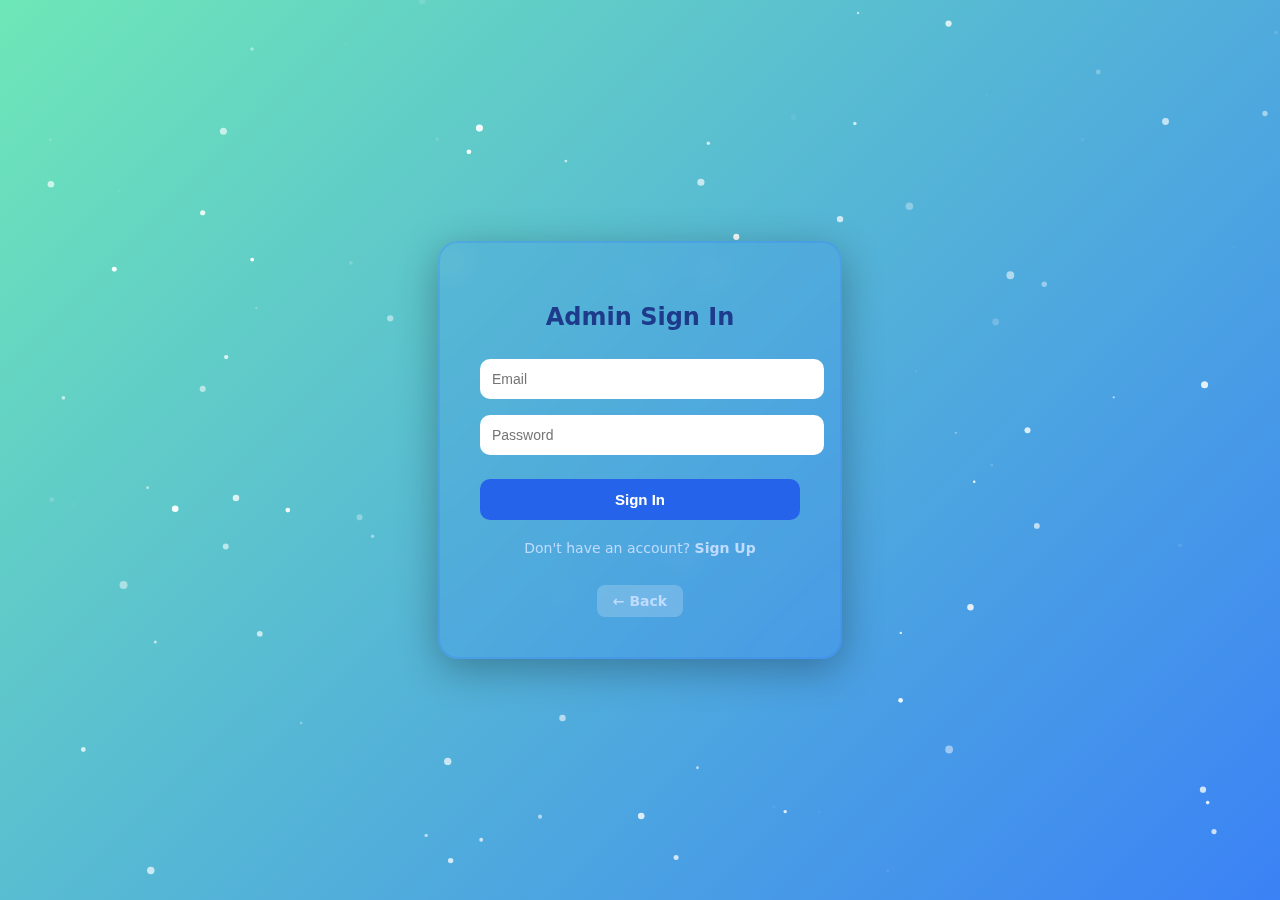
<file: admin-signin.html>
<!DOCTYPE html>
<html lang="en">
<head>
  <meta charset="UTF-8">
  <title>Admin Sign In</title>
  <link rel="stylesheet" href="style.css">
  <style>
    .admin-card {
      background: rgba(59, 130, 246, 0.2); 
      backdrop-filter: blur(12px);
      border: 2px solid rgba(59, 130, 246, 0.3);
    }
    .admin-card h2 {
      color: #1e3a8a; 
    }
    .admin-card p,
    .admin-card a {
      color: #bfdbfe; 
    }
    .admin-card button {
      background: #2563eb;
    }
    .admin-card button:hover {
      background: #1e40af; 
    }
  </style>
</head>
<body>
  <canvas id="bg-canvas"></canvas>
  <div class="auth-card admin-card">
    <h2>Admin Sign In</h2>
    <form id="adminSignInForm">
      <input type="email" id="email" placeholder="Email" required />
      <input type="password" id="password" placeholder="Password" required />
      <button type="submit">Sign In</button>
    </form>
    <p>Don't have an account? <a href="admin-signup.html">Sign Up</a></p>
    <a href="index.html" class="back-btn">← Back</a>
  </div>

  <script>
    const form = document.getElementById("adminSignInForm");
    form.addEventListener("submit", async (e) => {
      e.preventDefault();
      const email = document.getElementById("email").value;
      const password = document.getElementById("password").value;

      const res = await fetch("http://localhost:3000/admin/signin", {
        method: "POST",
        headers: { "Content-Type": "application/json" },
        body: JSON.stringify({ email, password })
      });
      const data = await res.json();
      if(data.token){
        localStorage.setItem("adminToken", data.token);
        alert("Login success");
        window.location.href = "admin-courses.html";
      } else {
        alert(data.message);
      }
    });
  </script>
  <script src="background.js"></script>
</body>
</html>
</file>
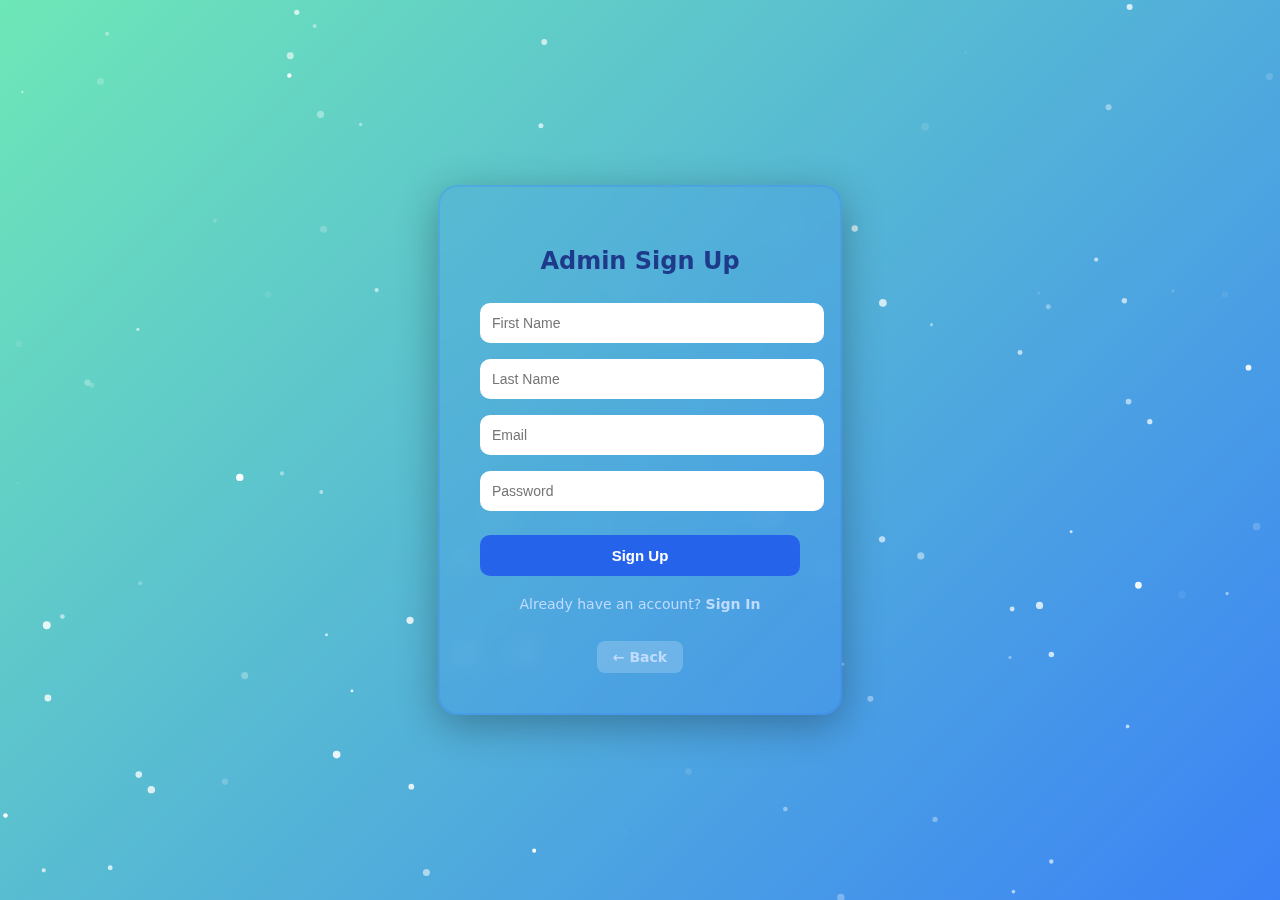
<file: admin-signup.html>
<!DOCTYPE html>
<html lang="en">
<head>
  <meta charset="UTF-8">
  <title>Admin Sign Up</title>
  <link rel="stylesheet" href="style.css">
  <style>
    .admin-card {
      background: rgba(59, 130, 246, 0.2); 
      backdrop-filter: blur(12px);
      border: 2px solid rgba(59, 130, 246, 0.3);
    }
    .admin-card h2 {
      color: #1e3a8a;
    }
    .admin-card p,
    .admin-card a {
      color: #bfdbfe; 
    }
    .admin-card button {
      background: #2563eb;
    }
    .admin-card button:hover {
      background: #1e40af;
    }
  </style>
</head>
<body>
  <canvas id="bg-canvas"></canvas>
  <div class="auth-card admin-card">
    <h2>Admin Sign Up</h2>
    <form id="adminSignupForm">
      <input type="text" id="firstName" placeholder="First Name" required />
      <input type="text" id="lastName" placeholder="Last Name" required />
      <input type="email" id="email" placeholder="Email" required />
      <input type="password" id="password" placeholder="Password" required />
      <button type="submit">Sign Up</button>
    </form>
    <p>Already have an account? <a href="admin-signin.html">Sign In</a></p>
    <a href="index.html" class="back-btn">← Back</a>
  </div>

  <script>
    const form = document.getElementById("adminSignupForm");
    form.addEventListener("submit", async (e) => {
      e.preventDefault();
      const firstName = document.getElementById("firstName").value;
      const lastName = document.getElementById("lastName").value;
      const email = document.getElementById("email").value;
      const password = document.getElementById("password").value;

      const res = await fetch("http://localhost:3000/admin/signup", {
        method: "POST",
        headers: { "Content-Type": "application/json" },
        body: JSON.stringify({ firstName, lastName, email, password })
      });
      const data = await res.json();
      alert(data.message);
      if(data.adminId) window.location.href = "admin-signin.html";
    });
  </script>
  <script src="background.js"></script>
</body>
</html>
</file>
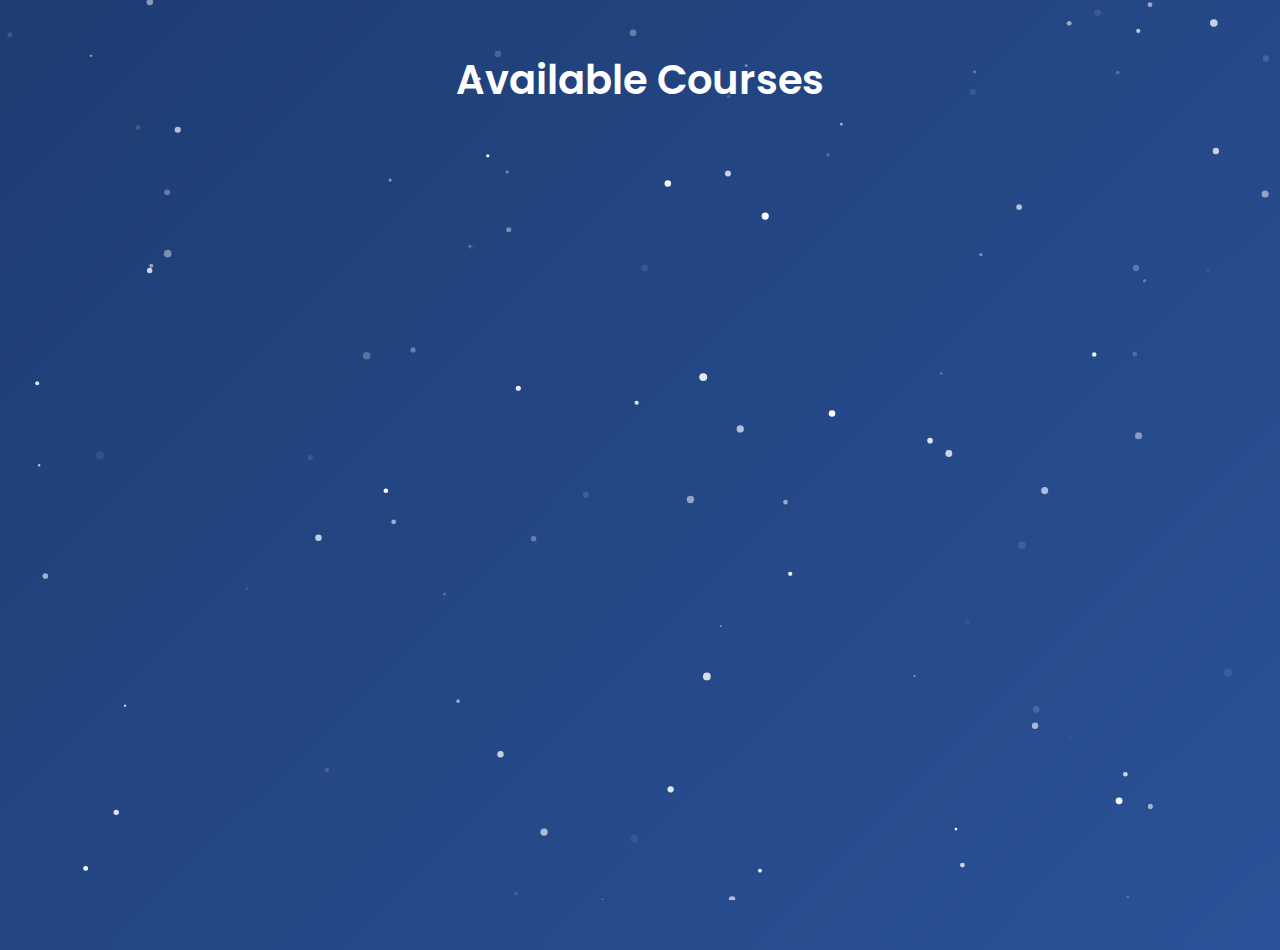
<file: courses.html>
<!DOCTYPE html>
<html lang="en">
<head>
  <meta charset="UTF-8">
  <title>Available Courses - LearnX</title>
  <link href="https://fonts.googleapis.com/css2?family=Poppins:wght@400;500;600&display=swap" rel="stylesheet">
  <style>
    body {
      font-family: 'Poppins', sans-serif;
      margin: 0;
      background: linear-gradient(135deg, #1e3c72, #2a5298);
      color: #fff;
      overflow-x: hidden;
      min-height: 100vh;
    }

    h2 {
      text-align: center;
      margin: 50px 0 30px;
      font-size: 2.5rem;
      font-weight: 600;
    }

    #courseList {
      display: grid;
      grid-template-columns: repeat(auto-fit, minmax(250px, 1fr));
      gap: 25px;
      max-width: 1200px;
      margin: 0 auto 50px;
      padding: 0 20px;
      list-style: none;
    }

    .course-card {
      background: rgba(255, 255, 255, 0.15);
      backdrop-filter: blur(10px);
      border-radius: 16px;
      padding: 25px 20px;
      text-align: center;
      transition: transform 0.3s ease, box-shadow 0.3s ease;
    }

    .course-card:hover {
      transform: translateY(-8px) scale(1.03);
      box-shadow: 0 12px 25px rgba(0,0,0,0.3);
    }

    .course-title {
      font-size: 1.2rem;
      font-weight: 600;
      margin-bottom: 15px;
    }

    .course-price {
      font-size: 1rem;
      margin-bottom: 20px;
      color: #facc15;
    }

    .buy-btn {
      padding: 10px 25px;
      font-size: 1rem;
      font-weight: 600;
      border-radius: 10px;
      background: #10b981;
      color: white;
      border: none;
      cursor: pointer;
      transition: all 0.3s ease;
    }

    .buy-btn:hover {
      background: #059669;
      transform: translateY(-3px);
    }

    canvas#bg-canvas {
      position: fixed;
      top: 0;
      left: 0;
      z-index: 0;
    }
  </style>
</head>
<body>

  <canvas id="bg-canvas"></canvas>

  <h2>Available Courses</h2>
  <ul id="courseList"></ul>

  <script>
    const token = localStorage.getItem("userToken");

    async function loadCourses(){
      try {
        const res = await fetch("http://localhost:3000/course/preview");
        const data = await res.json();
        const list = document.getElementById("courseList");
        list.innerHTML = "";

        data.courses.forEach(c => {
          const li = document.createElement("li");
          li.className = "course-card";
          li.innerHTML = `
            <div class="course-title">${c.title}</div>
            <div class="course-price">$${c.price}</div>
            <button class="buy-btn" onclick="purchaseCourse('${c._id}')">Buy</button>
          `;
          list.appendChild(li);
        });
      } catch (err) {
        console.error(err);
      }
    }

    async function purchaseCourse(courseId){
      if(!token) return alert("Login first!");

      try {
        const res = await fetch("http://localhost:3000/course/purchase", {
          method: "POST",
          headers: { 
            "Content-Type": "application/json",
            "Authorization": "Bearer " + token
          },
          body: JSON.stringify({ courseId })
        });
        const data = await res.json();
        alert(data.message);
        loadCourses(); 
      } catch (err) {
        console.error(err);
        alert("Something went wrong!");
      }
    }

    loadCourses();
    setInterval(loadCourses, 10000);
  </script>

  <script src="background.js"></script>
</body>
</html>
</file>
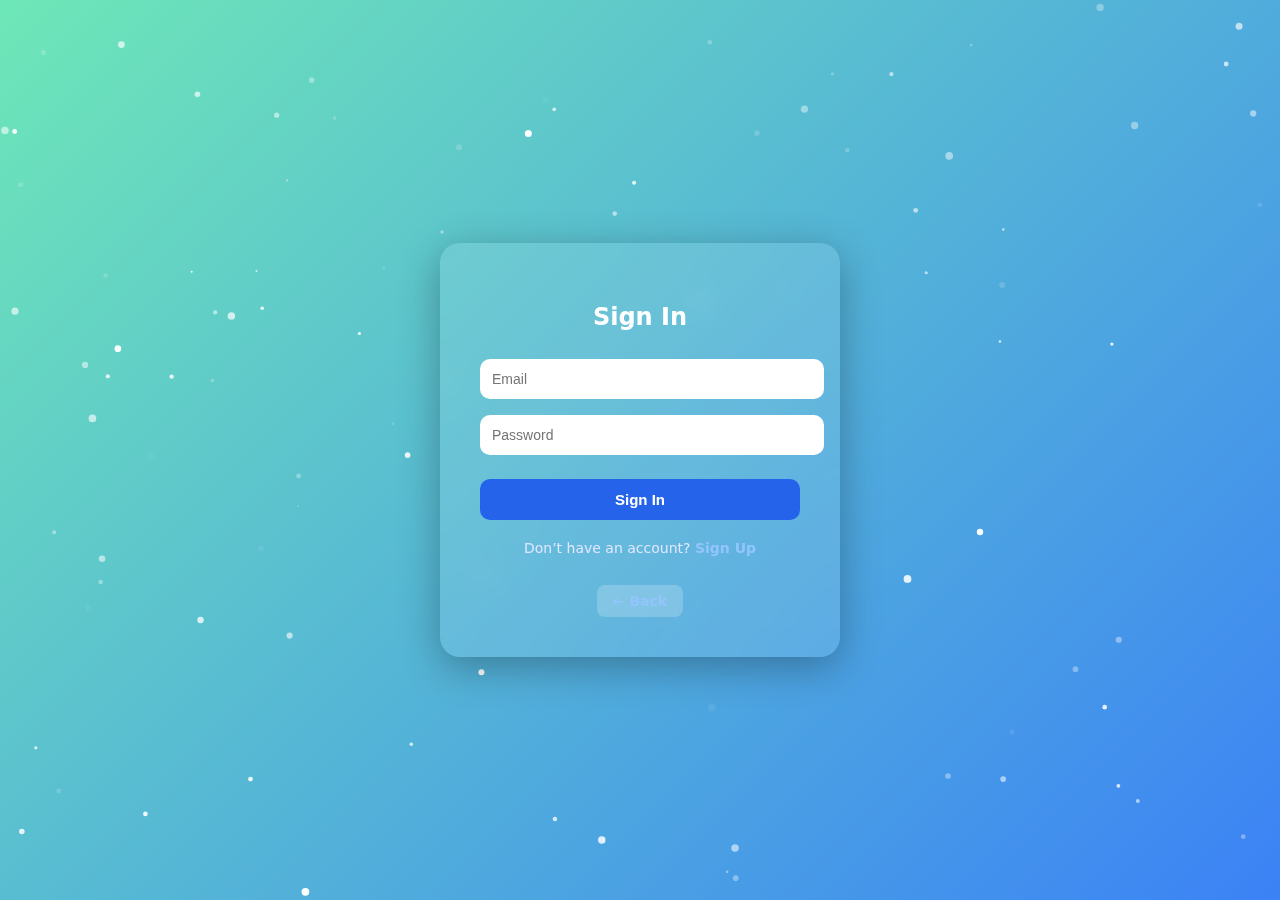
<file: user-signin.html>
<!DOCTYPE html>
<html lang="en">
<head>
  <meta charset="UTF-8">
  <title>User Sign In</title>
  <link rel="stylesheet" href="style.css">
</head>
<body>
  <canvas id="bg-canvas"></canvas>
  <div class="auth-card">
    <h2>Sign In</h2>
    <form id="userSignInForm">
      <input type="email" id="email" placeholder="Email" required />
      <input type="password" id="password" placeholder="Password" required />
      <button type="submit">Sign In</button>
    </form>
    <p>Don’t have an account? <a href="user-signup.html">Sign Up</a></p>
    <a href="index.html" class="back-btn">← Back</a>
  </div>

  <script>
    const form = document.getElementById("userSignInForm");
    form.addEventListener("submit", async (e) => {
      e.preventDefault();
      const email = document.getElementById("email").value;
      const password = document.getElementById("password").value;

      const res = await fetch("http://localhost:3000/user/signin", {
        method: "POST",
        headers: { "Content-Type": "application/json" },
        body: JSON.stringify({ email, password })
      });
      const data = await res.json();
      if(data.token){
        localStorage.setItem("userToken", data.token);
        alert("Login success");
        window.location.href = "courses.html";
      } else {
        alert(data.message);
      }
    });
  </script>
  <script src="background.js"></script>
</body>
</html>
</file>
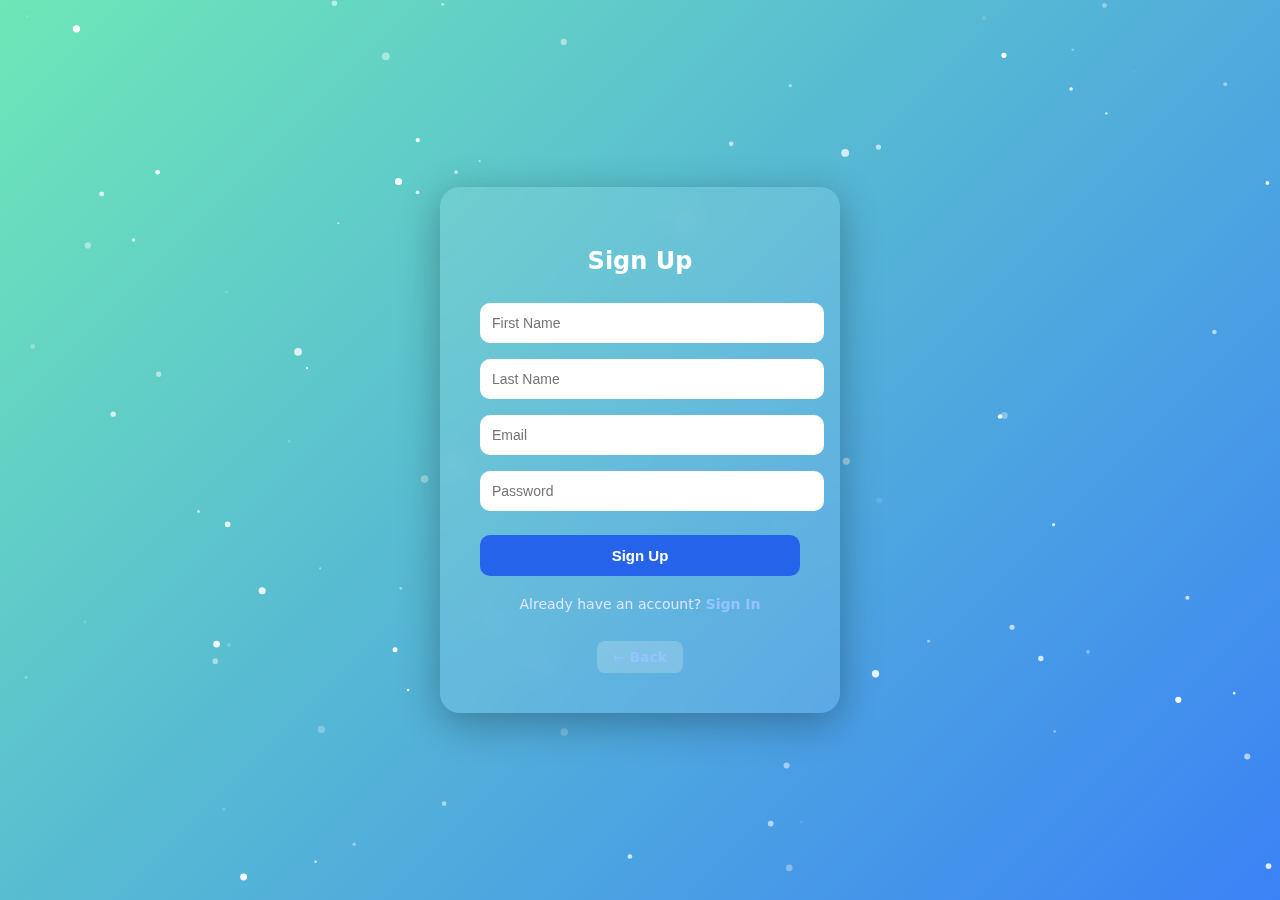
<file: user-signup.html>
<!DOCTYPE html>
<html lang="en">
<head>
  <meta charset="UTF-8">
  <title>User Signup</title>
  <link rel="stylesheet" href="style.css">
</head>
<body>
  <canvas id="bg-canvas"></canvas>
  <div class="auth-card">
    <h2>Sign Up</h2>
    <form id="userSignupForm">
      <input type="text" id="firstName" placeholder="First Name" required />
      <input type="text" id="lastName" placeholder="Last Name" required />
      <input type="email" id="email" placeholder="Email" required />
      <input type="password" id="password" placeholder="Password" required />
      <button type="submit">Sign Up</button>
    </form>
    <p>Already have an account? <a href="user-signin.html">Sign In</a></p>
    <a href="index.html" class="back-btn">← Back</a>
  </div>

  <script>
    const form = document.getElementById("userSignupForm");
    form.addEventListener("submit", async (e) => {
      e.preventDefault();
      const firstName = document.getElementById("firstName").value;
      const lastName = document.getElementById("lastName").value;
      const email = document.getElementById("email").value;
      const password = document.getElementById("password").value;

      const res = await fetch("http://localhost:3000/user/signup", {
        method: "POST",
        headers: { "Content-Type": "application/json" },
        body: JSON.stringify({ firstName, lastName, email, password })
      });
      const data = await res.json();
      alert(data.message);
      if(data.userId) window.location.href = "user-signin.html";
    });
  </script>
  <script src="background.js"></script>
</body>
</html>
</file>
<file: style.css>
/* style.css */

body {
  margin: 0;
  font-family: system-ui, -apple-system, Roboto, sans-serif;
  display: flex;
  justify-content: center;
  align-items: center;
  height: 100vh;
  background: linear-gradient(135deg, #6ee7b7, #3b82f6);
  color: #fff;
}

#bg-canvas {
  position: fixed;
  inset: 0;
  z-index: -1;
}

.auth-card {
  background: rgba(255, 255, 255, 0.1);
  backdrop-filter: blur(12px);
  border-radius: 20px;
  padding: 40px;
  box-shadow: 0 10px 40px rgba(0,0,0,0.3);
  width: 320px;
  text-align: center;
}

.auth-card h2 {
  margin-bottom: 20px;
  font-size: 24px;
  color: #fff;
}

.auth-card input {
  width: 100%;
  margin: 8px 0;
  padding: 12px;
  border-radius: 10px;
  border: none;
  outline: none;
  font-size: 14px;
}

.auth-card button {
  width: 100%;
  padding: 12px;
  margin-top: 16px;
  border: none;
  border-radius: 10px;
  background: #2563eb;
  color: #fff;
  font-weight: 600;
  font-size: 15px;
  cursor: pointer;
  transition: background 0.3s;
}

.auth-card button:hover {
  background: #1e40af;
}

.auth-card p {
  margin-top: 20px;
  font-size: 14px;
  color: #e0e7ff;
}

.auth-card a {
  color: #93c5fd;
  text-decoration: none;
  font-weight: 600;
}

.auth-card a:hover {
  text-decoration: underline;
}

.back-btn {
  display: inline-block;
  margin-top: 15px;
  padding: 8px 16px;
  border-radius: 8px;
  background: rgba(255,255,255,0.2);
  color: #fff;
  font-size: 14px;
  font-weight: 600;
  cursor: pointer;
  transition: background 0.3s;
  text-decoration: none;
}

.back-btn:hover {
  background: rgba(255,255,255,0.3);
}
</file>
